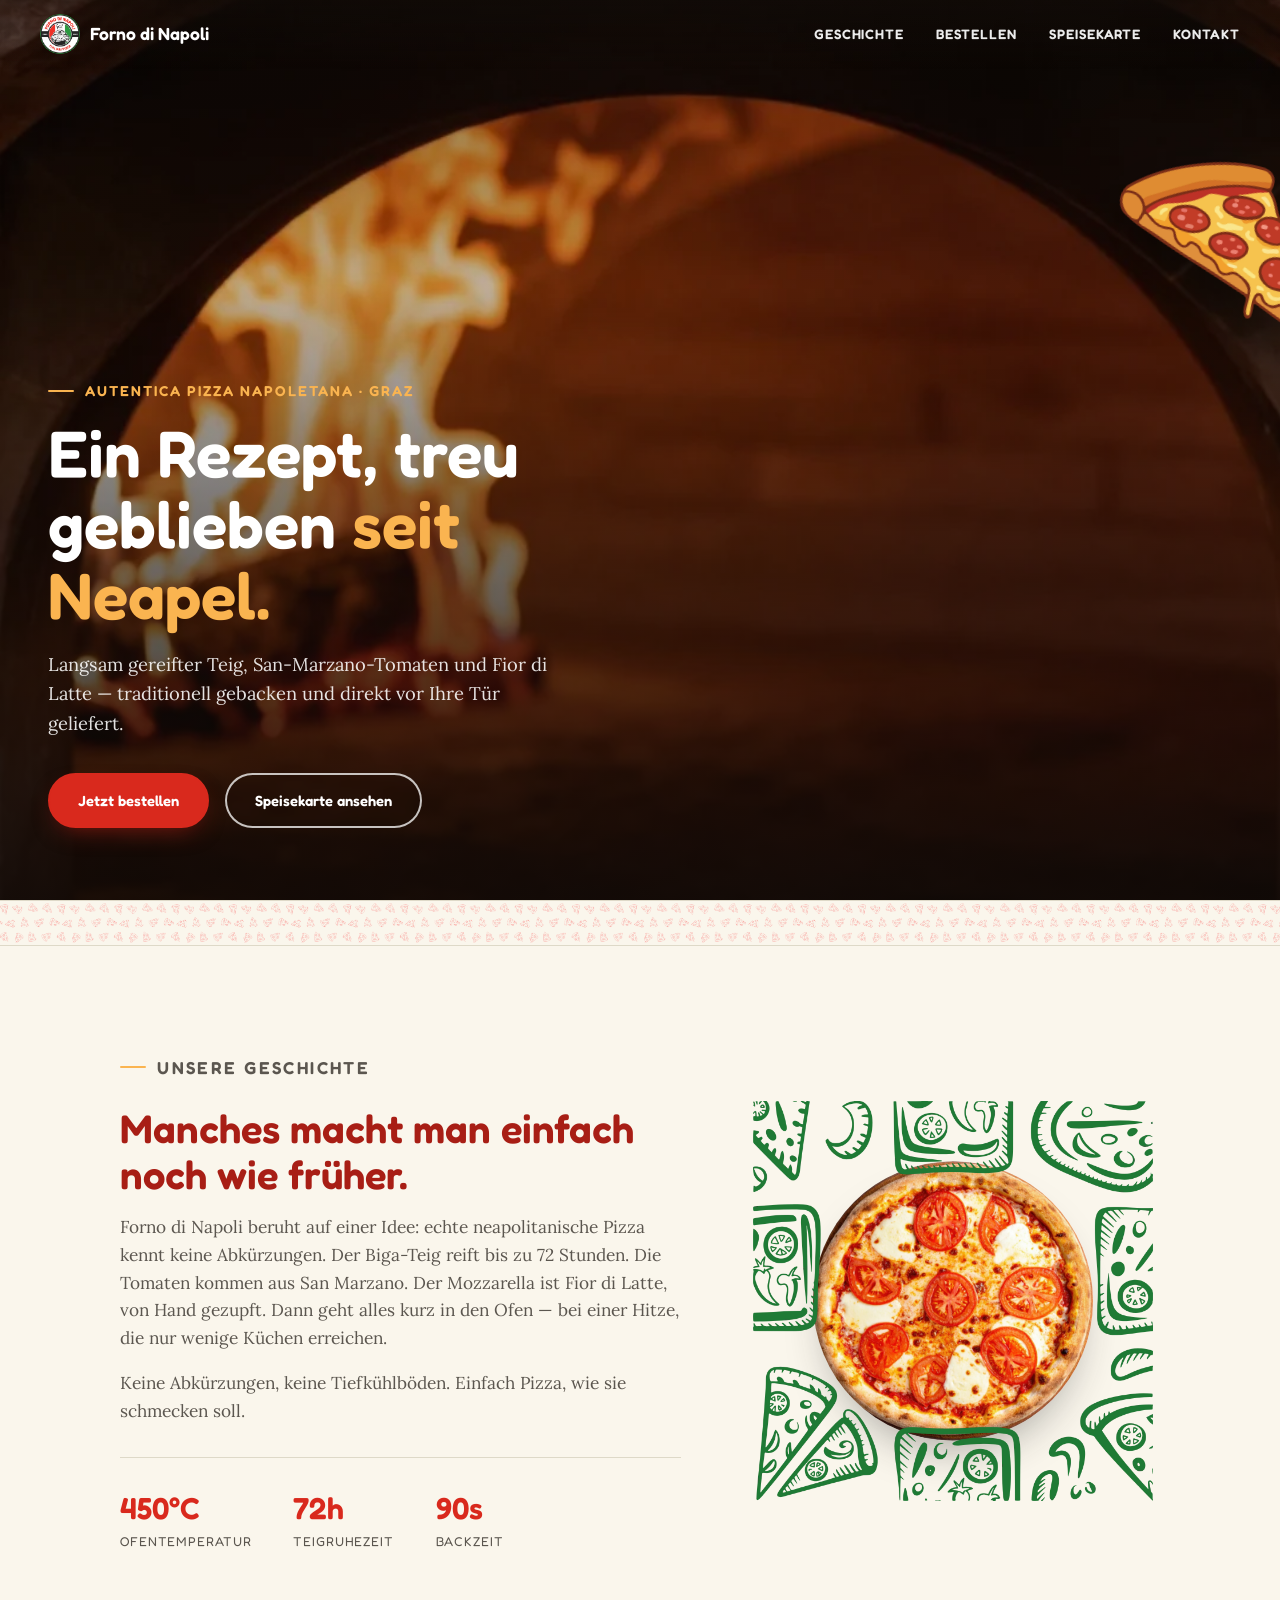
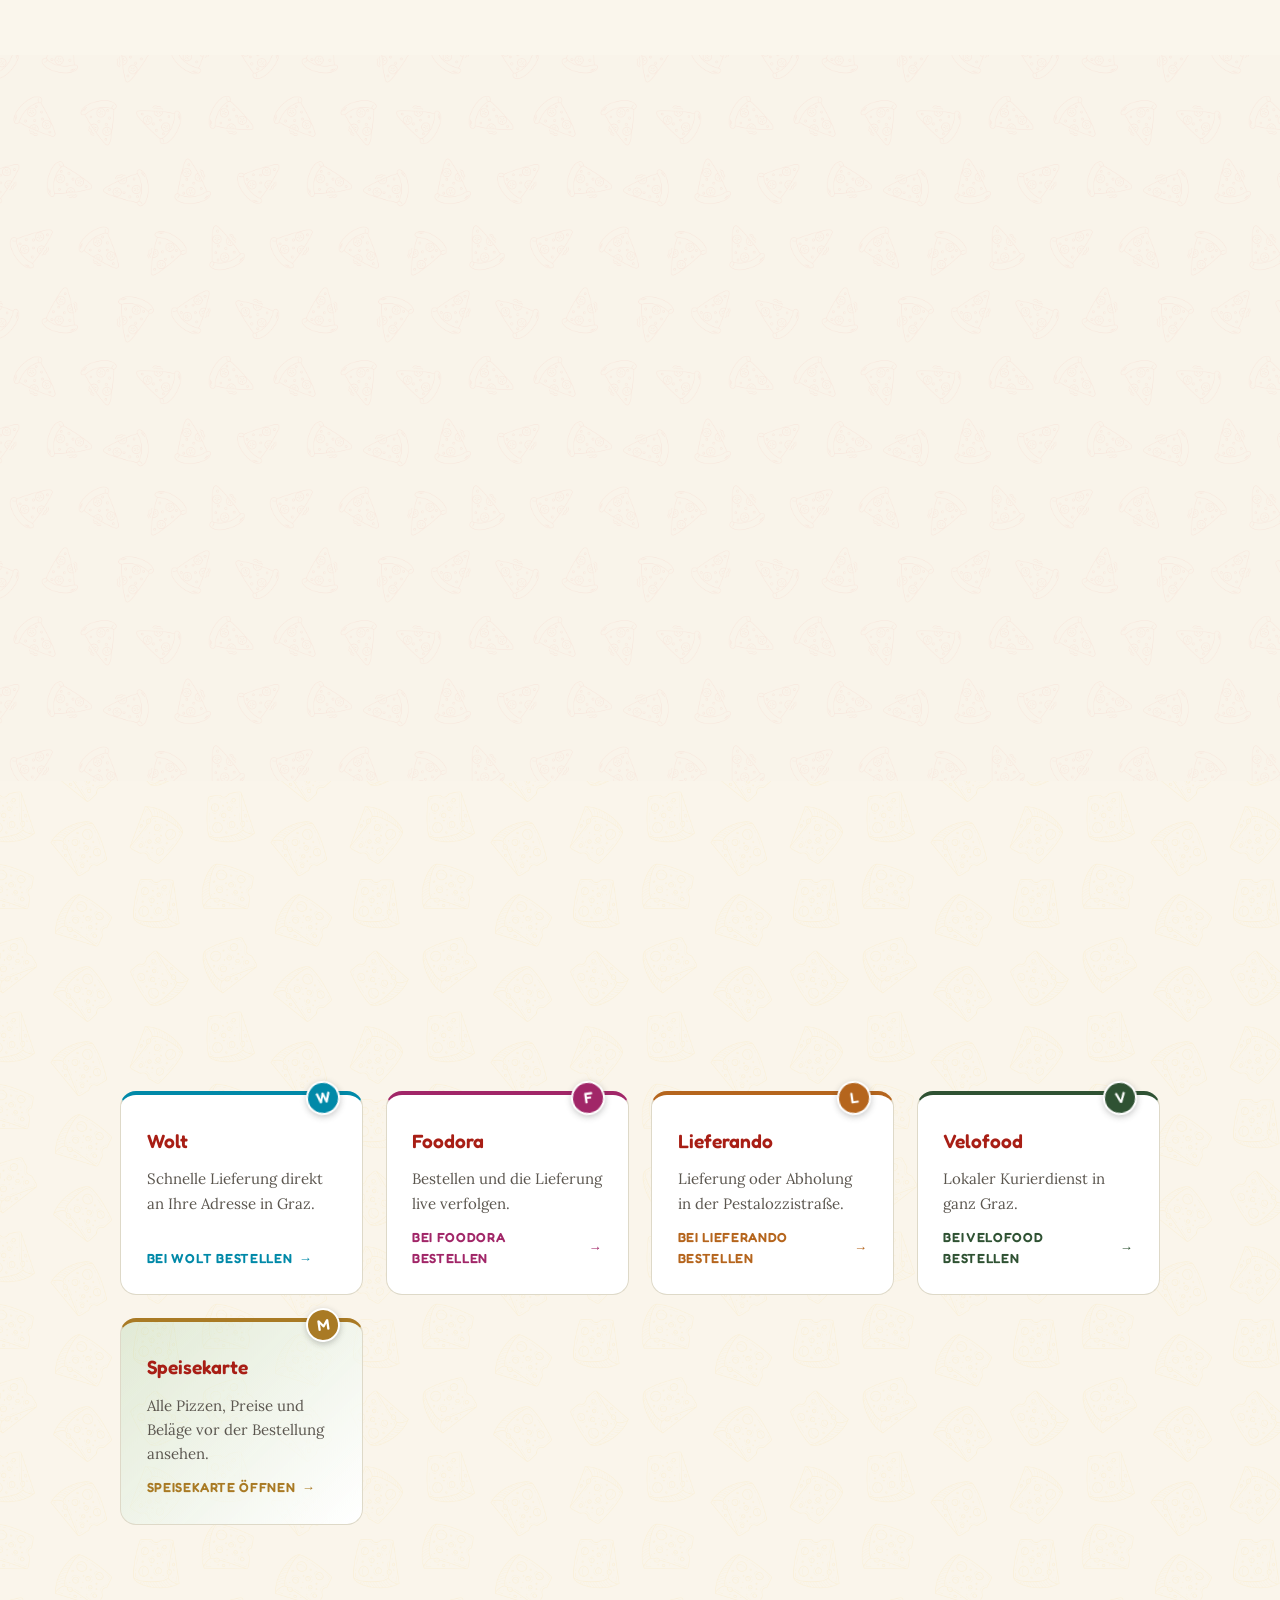
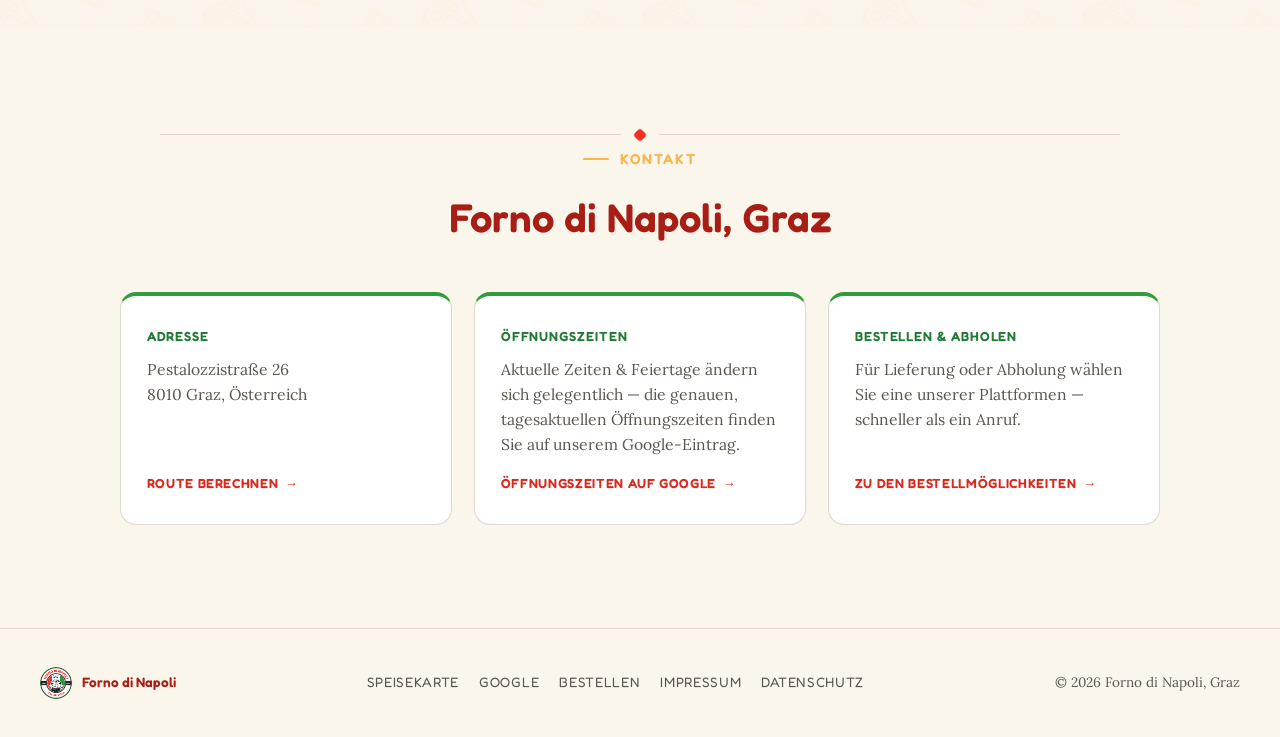
<file: index.html>
<!DOCTYPE html>
<html lang="de">
<head>
<meta charset="UTF-8">
<meta name="viewport" content="width=device-width, initial-scale=1.0">
<title>Forno di Napoli — Neapolitanische Pizza in Graz</title>
<meta name="description" content="Authentische neapolitanische Pizza in Graz. Jetzt liefern lassen über Wolt, Foodora, Lieferando oder Velofood, oder die Speisekarte ansehen.">
<link rel="icon" href="logo.png">
<link rel="preconnect" href="https://fonts.googleapis.com">
<link rel="preconnect" href="https://fonts.gstatic.com" crossorigin>
<link href="https://fonts.googleapis.com/css2?family=Fredoka:wght@400;500;600;700&family=Lora:ital,wght@0,400;0,500;0,600;1,500;1,600&display=swap" rel="stylesheet">
<link rel="stylesheet" href="styles.css">
</head>
<body>

<header class="nav" id="nav">
  <a class="nav__brand" href="#top">
    <img src="logo.png" alt="Forno di Napoli Logo">
    Forno di Napoli
  </a>
  <nav class="nav__links">
    <a href="#story">Geschichte</a>
    <a href="#order">Bestellen</a>
    <a href="https://qr.secret-it.eu/forno-di-napoli/NAZ" target="_blank" rel="noopener">Speisekarte</a>
    <a href="#kontakt">Kontakt</a>
  </nav>
</header>

<section class="hero" id="top">
  <div class="hero__media" aria-hidden="true">
    <img src="content/heroBG.webp" alt="">
    <div class="hero__scrim"></div>
  </div>

  <img class="hero__mascot" src="content/5.webp" alt="" aria-hidden="true">

  <div class="hero__content">
    <p class="eyebrow">Autentica Pizza Napoletana &middot; Graz</p>
    <h1 class="hero__title">Ein Rezept, treu geblieben <em>seit Neapel.</em></h1>
    <p class="hero__sub">Langsam gereifter Teig, San-Marzano-Tomaten und Fior di Latte — traditionell gebacken und direkt vor Ihre Tür geliefert.</p>
    <div class="hero__cta">
      <a href="#order" class="btn btn--primary">Jetzt bestellen</a>
      <a href="https://qr.secret-it.eu/forno-di-napoli/NAZ" target="_blank" rel="noopener" class="btn btn--ghost">Speisekarte ansehen</a>
    </div>
  </div>
</section>

<div class="ribbon" aria-hidden="true"></div>

<section class="section story" id="story">
  <div class="wrap story__grid">
    <div class="reveal">
      <p class="eyebrow">Unsere Geschichte</p>
      <h2 class="section__title" style="text-align:left">Manches macht man einfach noch wie früher.</h2>
      <p>Forno di Napoli beruht auf einer Idee: echte neapolitanische Pizza kennt keine Abkürzungen. Der Biga-Teig reift bis zu 72 Stunden. Die Tomaten kommen aus San Marzano. Der Mozzarella ist Fior di Latte, von Hand gezupft. Dann geht alles kurz in den Ofen — bei einer Hitze, die nur wenige Küchen erreichen.</p>
      <p>Keine Abkürzungen, keine Tiefkühlböden. Einfach Pizza, wie sie schmecken soll.</p>
      <div class="story__stats">
        <div>
          <div class="stat__num">450°C</div>
          <div class="stat__label">Ofentemperatur</div>
        </div>
        <div>
          <div class="stat__num">72h</div>
          <div class="stat__label">Teigruhezeit</div>
        </div>
        <div>
          <div class="stat__num">90s</div>
          <div class="stat__label">Backzeit</div>
        </div>
      </div>
    </div>
    <div class="reveal story__art">
      <img class="story__dish" src="content/2.webp" alt="Frisch gebackene Pizza Margherita von Forno di Napoli">
      <img class="story__deco" src="content/3.webp" alt="" aria-hidden="true">
    </div>
  </div>
</section>

<section class="section testimonials" id="kundenstimmen">
  <div class="wrap">
    <div class="divider reveal"><span class="divider__mark"></span></div>
    <div class="section__head reveal">
      <p class="eyebrow">Kundenstimmen</p>
      <h2 class="section__title">Was unsere Gäste sagen.</h2>
    </div>
    <div class="quote-card reveal">
      <span class="quote-mark" aria-hidden="true">&ldquo;</span>
      <div class="quote-stars" aria-hidden="true">★★★★★</div>
      <p class="quote-text">Die besten Pizze in Graz, das neapolitanische Original, hergestellt aus hochwertigsten Zutaten.</p>
      <p class="quote-attr">— Sonja</p>
      <a class="quote-more" href="https://share.google/KbmO80q0N0nKhMr3L" target="_blank" rel="noopener">Weitere Bewertungen auf Google ansehen →</a>
    </div>
  </div>
</section>

<section class="section order" id="order">
  <div class="wrap">
    <div class="divider reveal"><span class="divider__mark"></span></div>
    <div class="section__head reveal">
      <p class="eyebrow">Online bestellen</p>
      <h2 class="section__title">Plattform wählen. Wir heizen den Ofen ein.</h2>
    </div>
    <div class="order-grid reveal">
      <a class="order-card" style="--accent:#0089a8" href="https://wolt.com/de-at/aut/graz/restaurant/forno-di-napoli-1?utm_source=googlemapreserved&amp;utm_campaign=forno-di-napoli-1&amp;utm_content=69f091a7969e71e21f619008&amp;category=restaurant" target="_blank" rel="noopener">
        <span class="order-card__seal" style="--accent:#0089a8">W</span>
        <span class="order-card__name">Wolt</span>
        <span class="order-card__desc">Schnelle Lieferung direkt an Ihre Adresse in Graz.</span>
        <span class="order-card__link">Bei Wolt bestellen <span class="arrow">→</span></span>
      </a>
      <a class="order-card" style="--accent:#a12668" href="https://www.foodora.at/restaurant/sb0v/forno-di-napoli-neapolitanische-pizza-sb0v?utm_campaign=google_reserve_place_order_action_CH-SEO_" target="_blank" rel="noopener">
        <span class="order-card__seal" style="--accent:#a12668">F</span>
        <span class="order-card__name">Foodora</span>
        <span class="order-card__desc">Bestellen und die Lieferung live verfolgen.</span>
        <span class="order-card__link">Bei Foodora bestellen <span class="arrow">→</span></span>
      </a>
      <a class="order-card" style="--accent:#b5651d" href="https://www.lieferando.at/speisekarte/forno-di-napoli-pestalozzistrasse?serviceType=collection&amp;utm_source=google&amp;utm_medium=organic&amp;utm_campaign=foodorder" target="_blank" rel="noopener">
        <span class="order-card__seal" style="--accent:#b5651d">L</span>
        <span class="order-card__name">Lieferando</span>
        <span class="order-card__desc">Lieferung oder Abholung in der Pestalozzistraße.</span>
        <span class="order-card__link">Bei Lieferando bestellen <span class="arrow">→</span></span>
      </a>
      <a class="order-card" style="--accent:#2f5233" href="https://velofood.at/restaurant/fornodinapoli" target="_blank" rel="noopener">
        <span class="order-card__seal" style="--accent:#2f5233">V</span>
        <span class="order-card__name">Velofood</span>
        <span class="order-card__desc">Lokaler Kurierdienst in ganz Graz.</span>
        <span class="order-card__link">Bei Velofood bestellen <span class="arrow">→</span></span>
      </a>
      <a class="order-card order-card--menu" style="--accent:#a97a24" href="https://qr.secret-it.eu/forno-di-napoli/NAZ" target="_blank" rel="noopener">
        <span class="order-card__seal" style="--accent:#a97a24">M</span>
        <span class="order-card__name">Speisekarte</span>
        <span class="order-card__desc">Alle Pizzen, Preise und Beläge vor der Bestellung ansehen.</span>
        <span class="order-card__link">Speisekarte öffnen <span class="arrow">→</span></span>
      </a>
    </div>
  </div>
</section>

<section class="section find" id="kontakt">
  <div class="wrap">
    <div class="divider reveal"><span class="divider__mark"></span></div>
    <div class="section__head reveal">
      <p class="eyebrow">Kontakt</p>
      <h2 class="section__title">Forno di Napoli, Graz</h2>
    </div>
    <div class="contact-grid reveal">
      <div class="contact-card">
        <p class="contact-card__label">Adresse</p>
        <p class="contact-card__value">Pestalozzistraße 26<br>8010 Graz, Österreich</p>
        <a class="order-card__link" href="https://share.google/KbmO80q0N0nKhMr3L" target="_blank" rel="noopener">Route berechnen <span class="arrow">→</span></a>
      </div>
      <div class="contact-card">
        <p class="contact-card__label">Öffnungszeiten</p>
        <p class="contact-card__value">Aktuelle Zeiten &amp; Feiertage ändern sich gelegentlich — die genauen, tagesaktuellen Öffnungszeiten finden Sie auf unserem Google-Eintrag.</p>
        <a class="order-card__link" href="https://share.google/KbmO80q0N0nKhMr3L" target="_blank" rel="noopener">Öffnungszeiten auf Google <span class="arrow">→</span></a>
      </div>
      <div class="contact-card">
        <p class="contact-card__label">Bestellen &amp; Abholen</p>
        <p class="contact-card__value">Für Lieferung oder Abholung wählen Sie eine unserer Plattformen — schneller als ein Anruf.</p>
        <a class="order-card__link" href="#order">Zu den Bestellmöglichkeiten <span class="arrow">→</span></a>
      </div>
    </div>
  </div>
</section>

<footer class="footer">
  <a class="footer__brand" href="#top">
    <img src="logo.png" alt="Forno di Napoli Logo">
    Forno di Napoli
  </a>
  <div class="footer__links">
    <a href="https://qr.secret-it.eu/forno-di-napoli/NAZ" target="_blank" rel="noopener">Speisekarte</a>
    <a href="https://share.google/KbmO80q0N0nKhMr3L" target="_blank" rel="noopener">Google</a>
    <a href="#order">Bestellen</a>
    <a href="impressum.html">Impressum</a>
    <a href="datenschutz.html">Datenschutz</a>
  </div>
  <span>© <span id="year"></span> Forno di Napoli, Graz</span>
</footer>

<script src="script.js"></script>
</body>
</html>
</file>
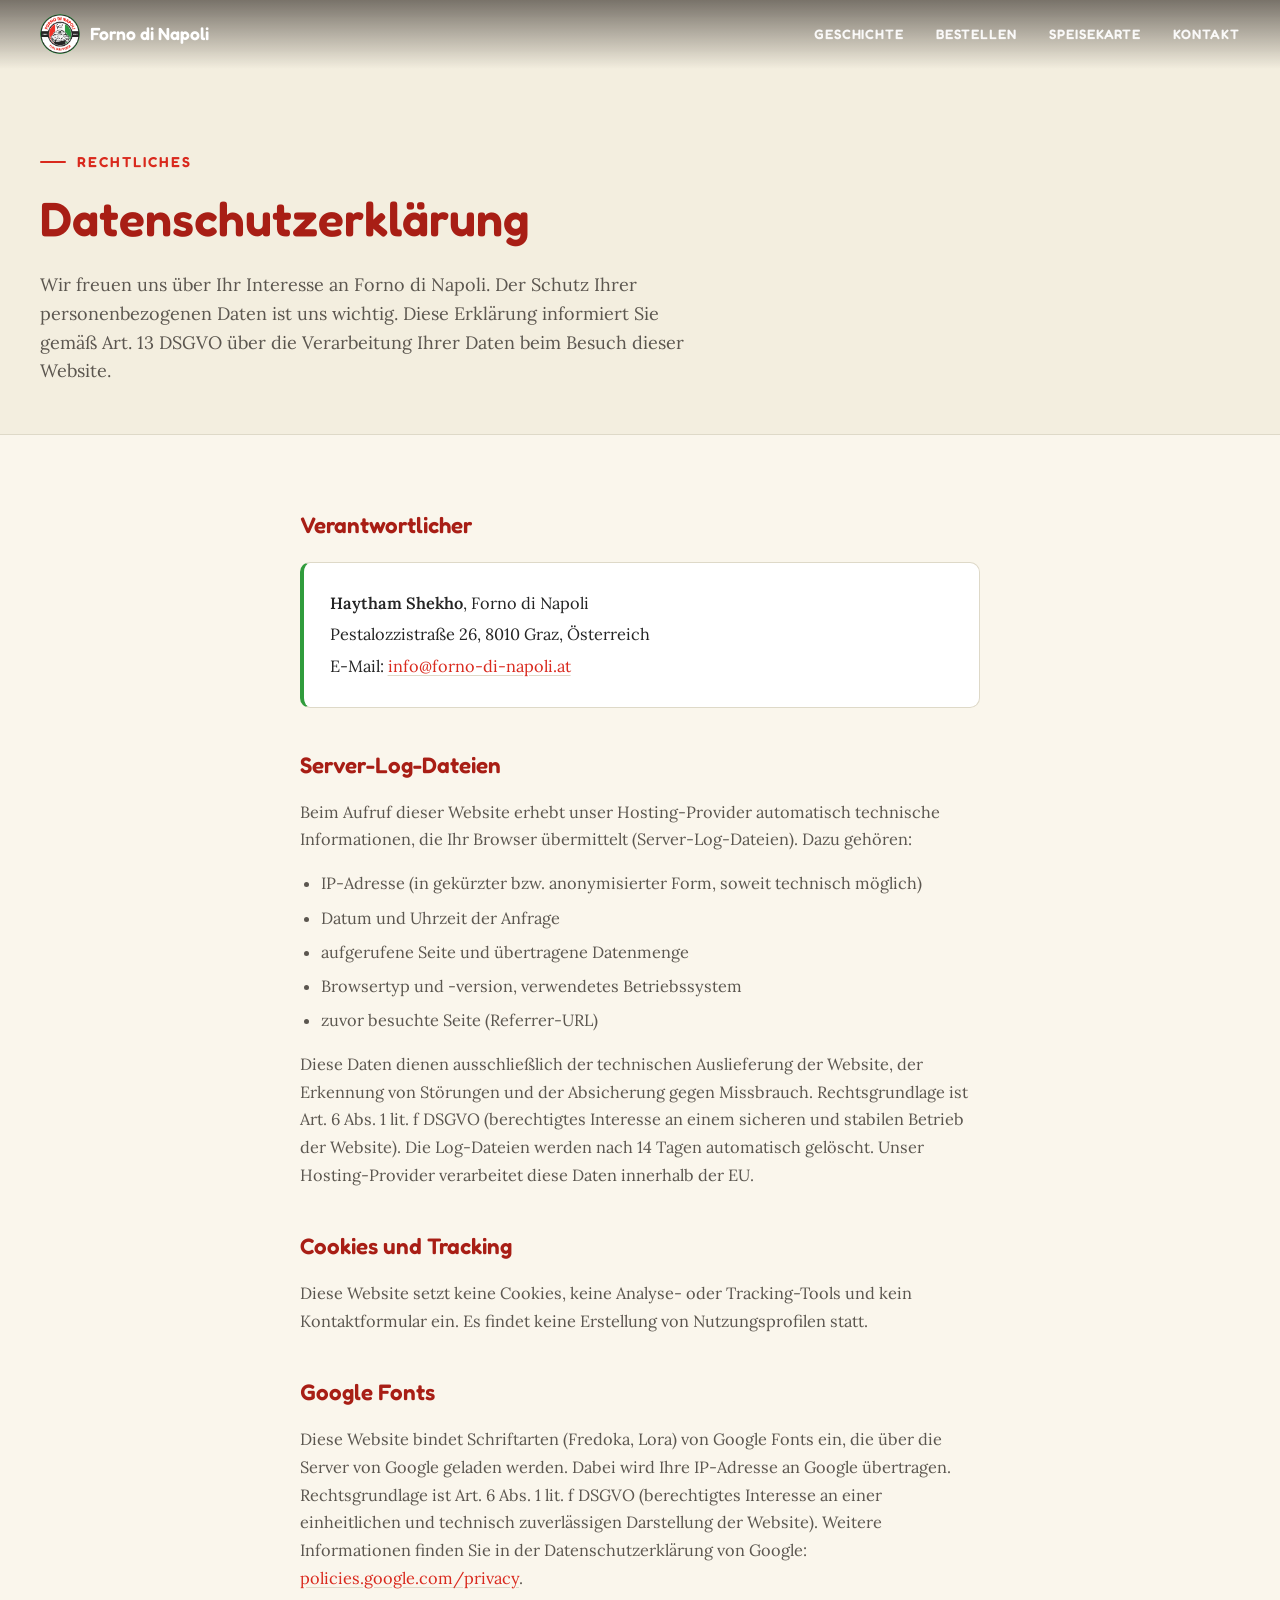
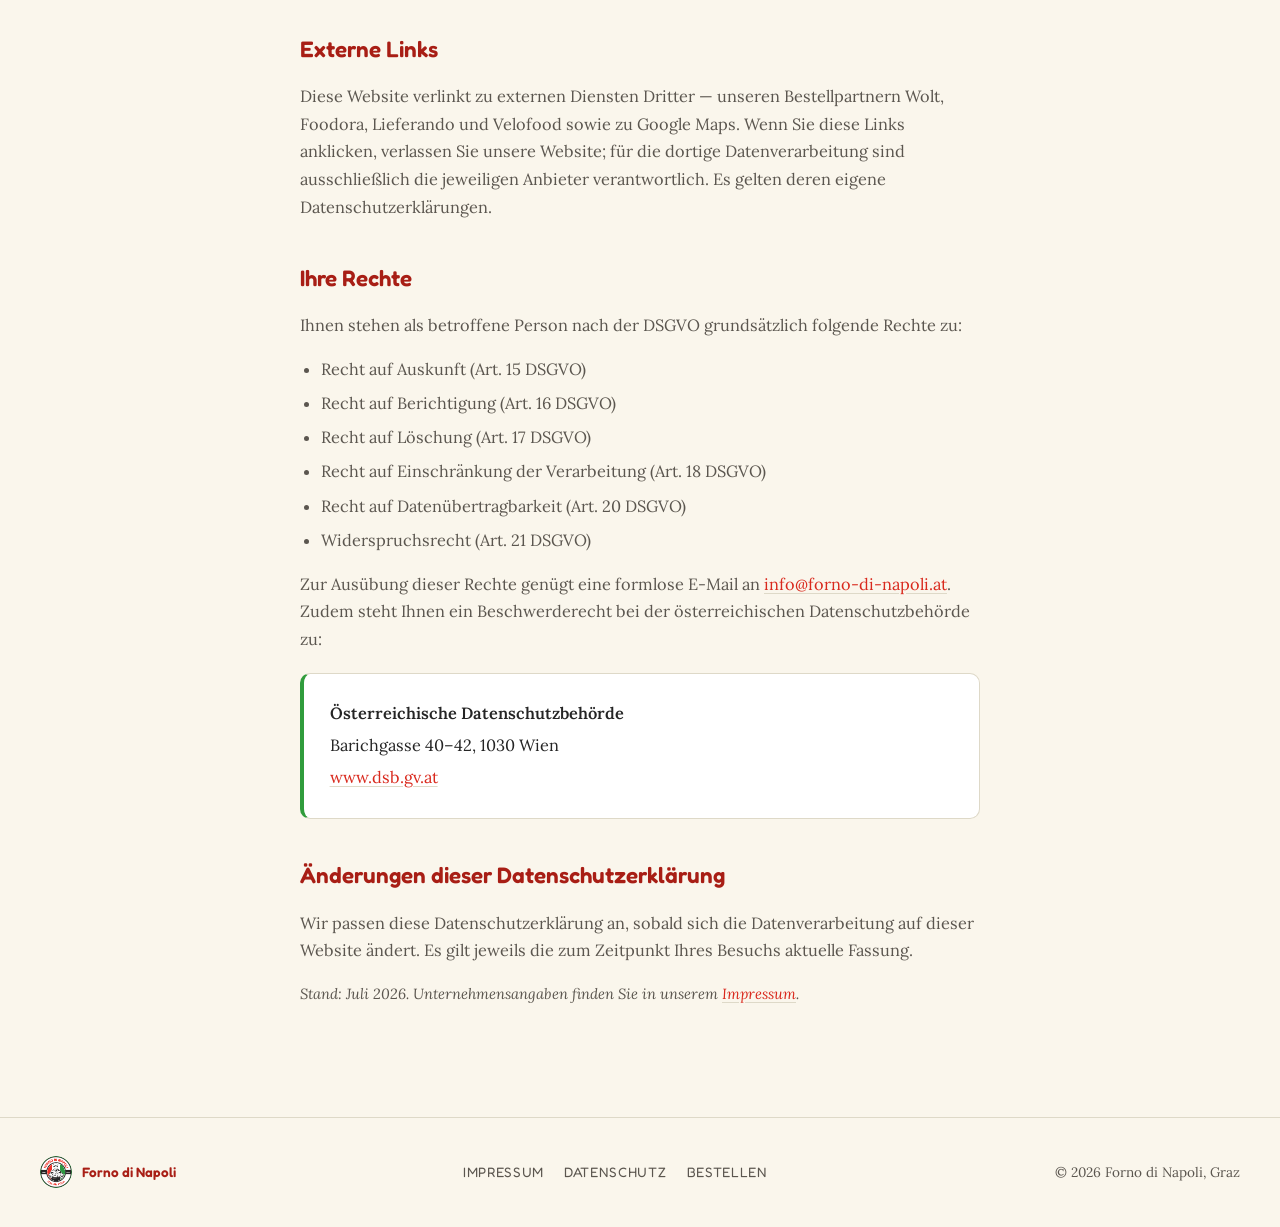
<file: datenschutz.html>
<!DOCTYPE html>
<html lang="de">
<head>
<meta charset="UTF-8">
<meta name="viewport" content="width=device-width, initial-scale=1.0">
<title>Datenschutzerklärung — Forno di Napoli</title>
<meta name="description" content="Datenschutzerklärung gemäß DSGVO für die Website von Forno di Napoli, Graz.">
<meta name="robots" content="noindex">
<link rel="icon" href="logo.png">
<link rel="preconnect" href="https://fonts.googleapis.com">
<link rel="preconnect" href="https://fonts.gstatic.com" crossorigin>
<link href="https://fonts.googleapis.com/css2?family=Fredoka:wght@400;500;600;700&family=Lora:ital,wght@0,400;0,500;0,600;1,500;1,600&display=swap" rel="stylesheet">
<link rel="stylesheet" href="styles.css">
</head>
<body>

<header class="nav" id="nav">
  <a class="nav__brand" href="index.html">
    <img src="logo.png" alt="Forno di Napoli Logo">
    Forno di Napoli
  </a>
  <nav class="nav__links">
    <a href="index.html#story">Geschichte</a>
    <a href="index.html#order">Bestellen</a>
    <a href="https://qr.secret-it.eu/forno-di-napoli/NAZ" target="_blank" rel="noopener">Speisekarte</a>
    <a href="index.html#kontakt">Kontakt</a>
  </nav>
</header>

<section class="legal-hero">
  <p class="eyebrow">Rechtliches</p>
  <h1>Datenschutzerklärung</h1>
  <p>Wir freuen uns über Ihr Interesse an Forno di Napoli. Der Schutz Ihrer personenbezogenen Daten ist uns wichtig. Diese Erklärung informiert Sie gemäß Art. 13 DSGVO über die Verarbeitung Ihrer Daten beim Besuch dieser Website.</p>
</section>

<article class="legal">
  <h2>Verantwortlicher</h2>
  <div class="fact-card">
    <p><strong>Haytham Shekho</strong>, Forno di Napoli</p>
    <p>Pestalozzistraße 26, 8010 Graz, Österreich</p>
    <p>E-Mail: <a href="mailto:info@forno-di-napoli.at">info@forno-di-napoli.at</a></p>
  </div>

  <h2>Server-Log-Dateien</h2>
  <p>Beim Aufruf dieser Website erhebt unser Hosting-Provider automatisch technische Informationen, die Ihr Browser übermittelt (Server-Log-Dateien). Dazu gehören:</p>
  <ul>
    <li>IP-Adresse (in gekürzter bzw. anonymisierter Form, soweit technisch möglich)</li>
    <li>Datum und Uhrzeit der Anfrage</li>
    <li>aufgerufene Seite und übertragene Datenmenge</li>
    <li>Browsertyp und -version, verwendetes Betriebssystem</li>
    <li>zuvor besuchte Seite (Referrer-URL)</li>
  </ul>
  <p>Diese Daten dienen ausschließlich der technischen Auslieferung der Website, der Erkennung von Störungen und der Absicherung gegen Missbrauch. Rechtsgrundlage ist Art. 6 Abs. 1 lit. f DSGVO (berechtigtes Interesse an einem sicheren und stabilen Betrieb der Website). Die Log-Dateien werden nach 14 Tagen automatisch gelöscht. Unser Hosting-Provider verarbeitet diese Daten innerhalb der EU.</p>

  <h2>Cookies und Tracking</h2>
  <p>Diese Website setzt keine Cookies, keine Analyse- oder Tracking-Tools und kein Kontaktformular ein. Es findet keine Erstellung von Nutzungsprofilen statt.</p>

  <h2>Google Fonts</h2>
  <p>Diese Website bindet Schriftarten (Fredoka, Lora) von Google Fonts ein, die über die Server von Google geladen werden. Dabei wird Ihre IP-Adresse an Google übertragen. Rechtsgrundlage ist Art. 6 Abs. 1 lit. f DSGVO (berechtigtes Interesse an einer einheitlichen und technisch zuverlässigen Darstellung der Website). Weitere Informationen finden Sie in der Datenschutzerklärung von Google: <a href="https://policies.google.com/privacy" target="_blank" rel="noopener">policies.google.com/privacy</a>.</p>

  <h2>Externe Links</h2>
  <p>Diese Website verlinkt zu externen Diensten Dritter — unseren Bestellpartnern Wolt, Foodora, Lieferando und Velofood sowie zu Google Maps. Wenn Sie diese Links anklicken, verlassen Sie unsere Website; für die dortige Datenverarbeitung sind ausschließlich die jeweiligen Anbieter verantwortlich. Es gelten deren eigene Datenschutzerklärungen.</p>

  <h2>Ihre Rechte</h2>
  <p>Ihnen stehen als betroffene Person nach der DSGVO grundsätzlich folgende Rechte zu:</p>
  <ul>
    <li>Recht auf Auskunft (Art. 15 DSGVO)</li>
    <li>Recht auf Berichtigung (Art. 16 DSGVO)</li>
    <li>Recht auf Löschung (Art. 17 DSGVO)</li>
    <li>Recht auf Einschränkung der Verarbeitung (Art. 18 DSGVO)</li>
    <li>Recht auf Datenübertragbarkeit (Art. 20 DSGVO)</li>
    <li>Widerspruchsrecht (Art. 21 DSGVO)</li>
  </ul>
  <p>Zur Ausübung dieser Rechte genügt eine formlose E-Mail an <a href="mailto:info@forno-di-napoli.at">info@forno-di-napoli.at</a>. Zudem steht Ihnen ein Beschwerderecht bei der österreichischen Datenschutzbehörde zu:</p>
  <div class="fact-card">
    <p><strong>Österreichische Datenschutzbehörde</strong></p>
    <p>Barichgasse 40–42, 1030 Wien</p>
    <p><a href="https://www.dsb.gv.at" target="_blank" rel="noopener">www.dsb.gv.at</a></p>
  </div>

  <h2>Änderungen dieser Datenschutzerklärung</h2>
  <p>Wir passen diese Datenschutzerklärung an, sobald sich die Datenverarbeitung auf dieser Website ändert. Es gilt jeweils die zum Zeitpunkt Ihres Besuchs aktuelle Fassung.</p>
  <p class="note">Stand: Juli 2026. Unternehmensangaben finden Sie in unserem <a href="impressum.html">Impressum</a>.</p>
</article>

<footer class="footer">
  <a class="footer__brand" href="index.html">
    <img src="logo.png" alt="Forno di Napoli Logo">
    Forno di Napoli
  </a>
  <div class="footer__links">
    <a href="impressum.html">Impressum</a>
    <a href="datenschutz.html">Datenschutz</a>
    <a href="index.html#order">Bestellen</a>
  </div>
  <span>© <span id="year"></span> Forno di Napoli, Graz</span>
</footer>

<script src="script.js"></script>
</body>
</html>
</file>
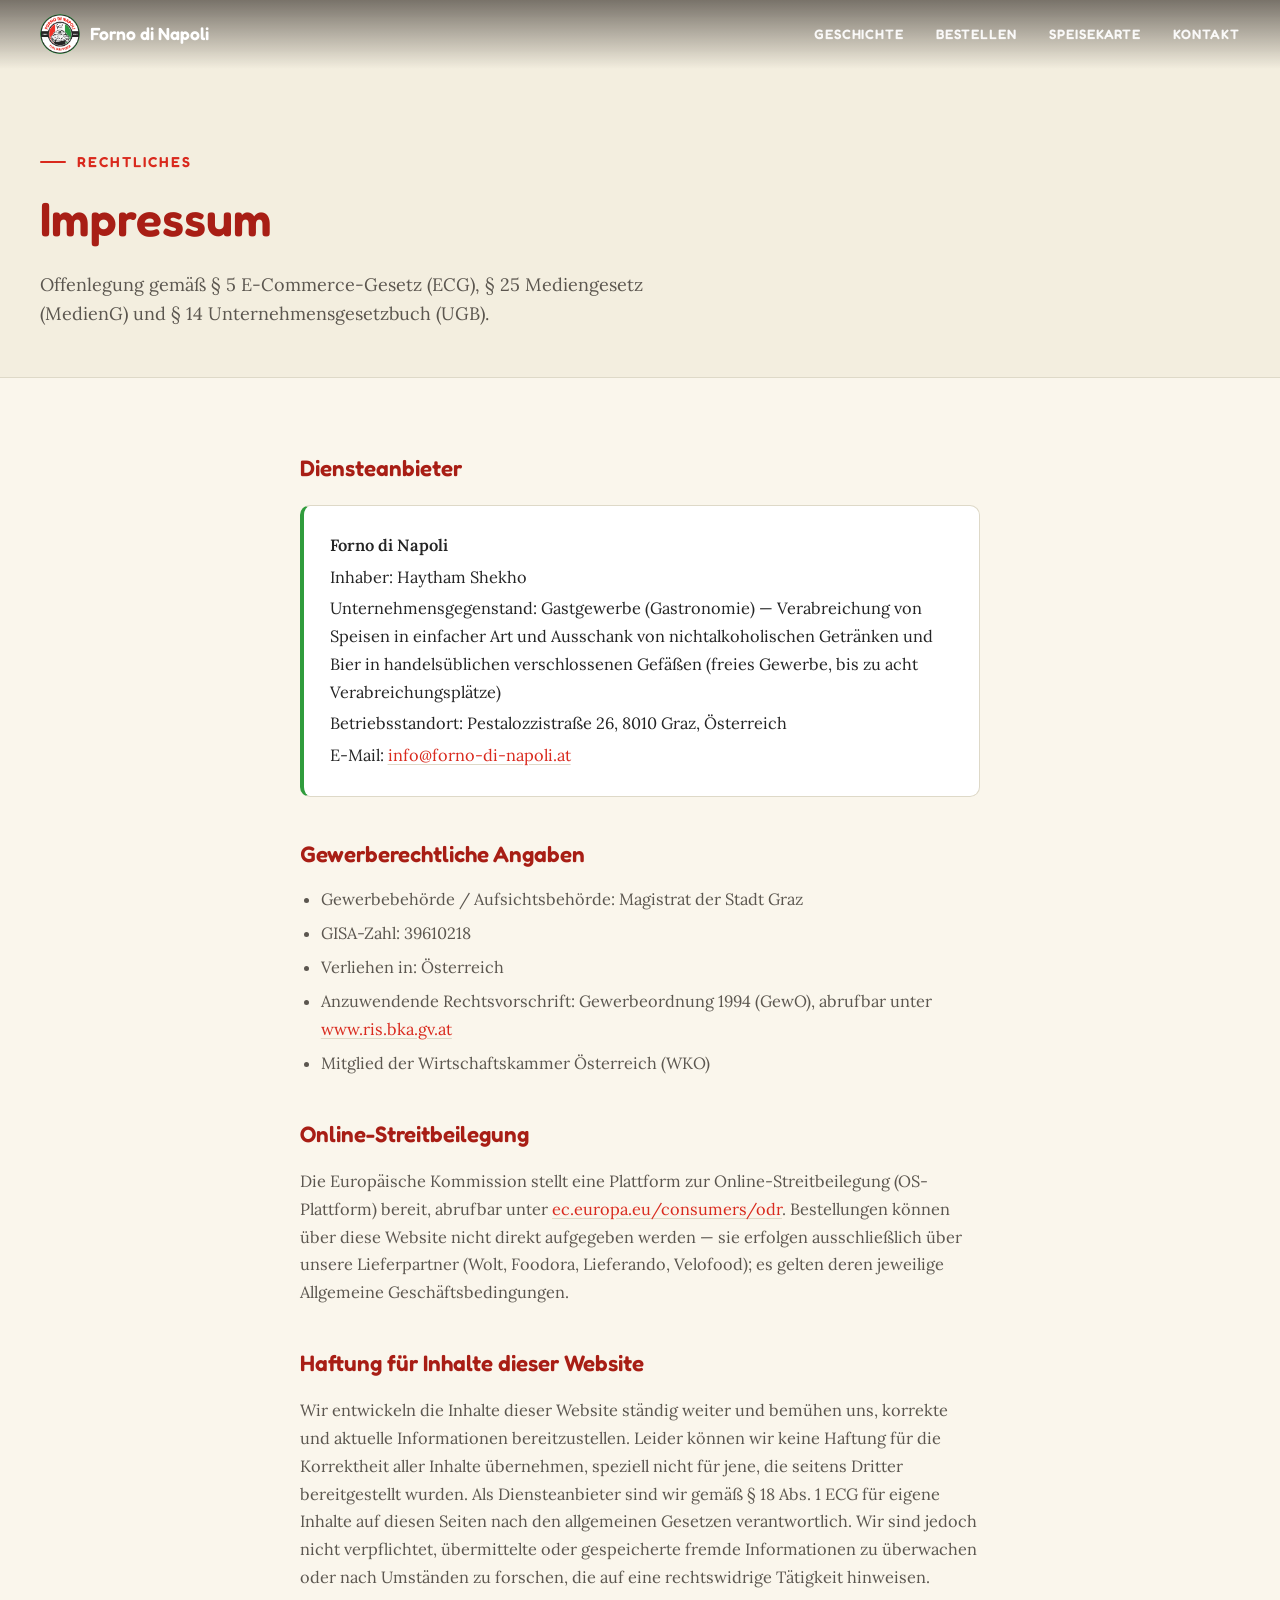
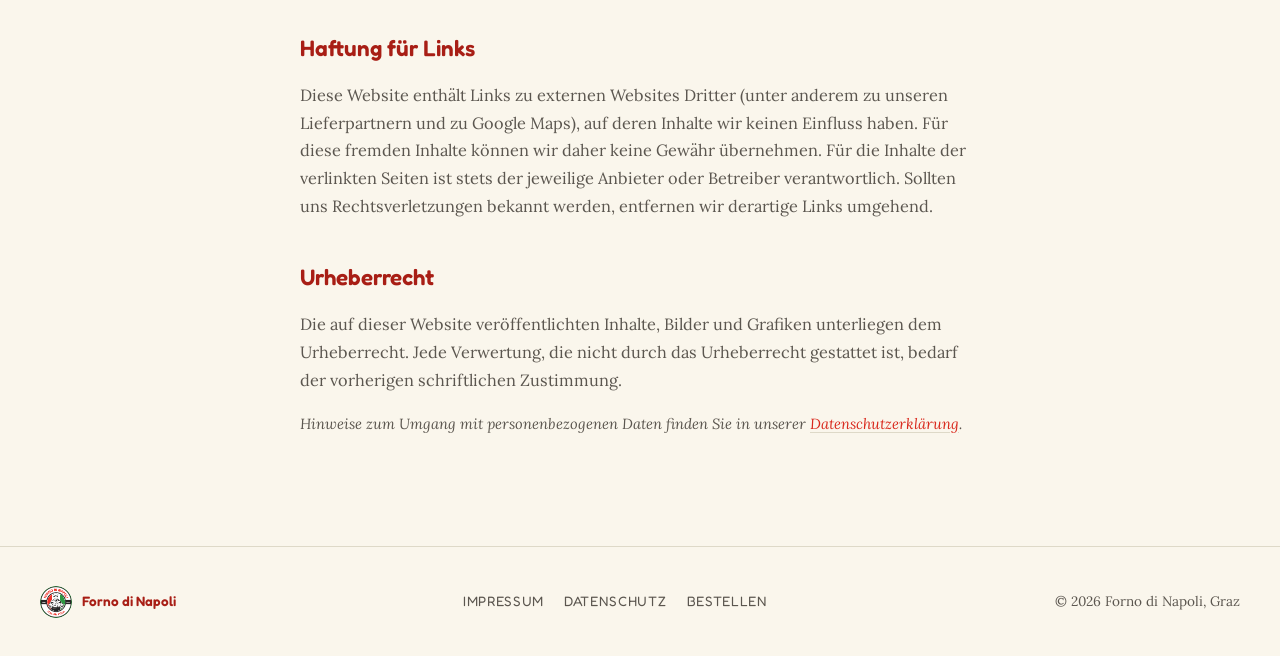
<file: impressum.html>
<!DOCTYPE html>
<html lang="de">
<head>
<meta charset="UTF-8">
<meta name="viewport" content="width=device-width, initial-scale=1.0">
<title>Impressum — Forno di Napoli</title>
<meta name="description" content="Impressum und Offenlegung gemäß §5 ECG, §25 Mediengesetz und §14 UGB für Forno di Napoli, Graz.">
<meta name="robots" content="noindex">
<link rel="icon" href="logo.png">
<link rel="preconnect" href="https://fonts.googleapis.com">
<link rel="preconnect" href="https://fonts.gstatic.com" crossorigin>
<link href="https://fonts.googleapis.com/css2?family=Fredoka:wght@400;500;600;700&family=Lora:ital,wght@0,400;0,500;0,600;1,500;1,600&display=swap" rel="stylesheet">
<link rel="stylesheet" href="styles.css">
</head>
<body>

<header class="nav" id="nav">
  <a class="nav__brand" href="index.html">
    <img src="logo.png" alt="Forno di Napoli Logo">
    Forno di Napoli
  </a>
  <nav class="nav__links">
    <a href="index.html#story">Geschichte</a>
    <a href="index.html#order">Bestellen</a>
    <a href="https://qr.secret-it.eu/forno-di-napoli/NAZ" target="_blank" rel="noopener">Speisekarte</a>
    <a href="index.html#kontakt">Kontakt</a>
  </nav>
</header>

<section class="legal-hero">
  <p class="eyebrow">Rechtliches</p>
  <h1>Impressum</h1>
  <p>Offenlegung gemäß § 5 E-Commerce-Gesetz (ECG), § 25 Mediengesetz (MedienG) und § 14 Unternehmensgesetzbuch (UGB).</p>
</section>

<article class="legal">
  <h2>Diensteanbieter</h2>
  <div class="fact-card">
    <p><strong>Forno di Napoli</strong></p>
    <p>Inhaber: Haytham Shekho</p>
    <p>Unternehmensgegenstand: Gastgewerbe (Gastronomie) — Verabreichung von Speisen in einfacher Art und Ausschank von nichtalkoholischen Getränken und Bier in handelsüblichen verschlossenen Gefäßen (freies Gewerbe, bis zu acht Verabreichungsplätze)</p>
    <p>Betriebsstandort: Pestalozzistraße 26, 8010 Graz, Österreich</p>
    <p>E-Mail: <a href="mailto:info@forno-di-napoli.at">info@forno-di-napoli.at</a></p>
  </div>

  <h2>Gewerberechtliche Angaben</h2>
  <ul>
    <li>Gewerbebehörde / Aufsichtsbehörde: Magistrat der Stadt Graz</li>
    <li>GISA-Zahl: 39610218</li>
    <li>Verliehen in: Österreich</li>
    <li>Anzuwendende Rechtsvorschrift: Gewerbeordnung 1994 (GewO), abrufbar unter <a href="https://www.ris.bka.gv.at" target="_blank" rel="noopener">www.ris.bka.gv.at</a></li>
    <li>Mitglied der Wirtschaftskammer Österreich (WKO)</li>
  </ul>

  <h2>Online-Streitbeilegung</h2>
  <p>Die Europäische Kommission stellt eine Plattform zur Online-Streitbeilegung (OS-Plattform) bereit, abrufbar unter <a href="https://ec.europa.eu/consumers/odr" target="_blank" rel="noopener">ec.europa.eu/consumers/odr</a>. Bestellungen können über diese Website nicht direkt aufgegeben werden — sie erfolgen ausschließlich über unsere Lieferpartner (Wolt, Foodora, Lieferando, Velofood); es gelten deren jeweilige Allgemeine Geschäftsbedingungen.</p>

  <h2>Haftung für Inhalte dieser Website</h2>
  <p>Wir entwickeln die Inhalte dieser Website ständig weiter und bemühen uns, korrekte und aktuelle Informationen bereitzustellen. Leider können wir keine Haftung für die Korrektheit aller Inhalte übernehmen, speziell nicht für jene, die seitens Dritter bereitgestellt wurden. Als Diensteanbieter sind wir gemäß § 18 Abs. 1 ECG für eigene Inhalte auf diesen Seiten nach den allgemeinen Gesetzen verantwortlich. Wir sind jedoch nicht verpflichtet, übermittelte oder gespeicherte fremde Informationen zu überwachen oder nach Umständen zu forschen, die auf eine rechtswidrige Tätigkeit hinweisen.</p>

  <h2>Haftung für Links</h2>
  <p>Diese Website enthält Links zu externen Websites Dritter (unter anderem zu unseren Lieferpartnern und zu Google Maps), auf deren Inhalte wir keinen Einfluss haben. Für diese fremden Inhalte können wir daher keine Gewähr übernehmen. Für die Inhalte der verlinkten Seiten ist stets der jeweilige Anbieter oder Betreiber verantwortlich. Sollten uns Rechtsverletzungen bekannt werden, entfernen wir derartige Links umgehend.</p>

  <h2>Urheberrecht</h2>
  <p>Die auf dieser Website veröffentlichten Inhalte, Bilder und Grafiken unterliegen dem Urheberrecht. Jede Verwertung, die nicht durch das Urheberrecht gestattet ist, bedarf der vorherigen schriftlichen Zustimmung.</p>

  <p class="note">Hinweise zum Umgang mit personenbezogenen Daten finden Sie in unserer <a href="datenschutz.html">Datenschutzerklärung</a>.</p>
</article>

<footer class="footer">
  <a class="footer__brand" href="index.html">
    <img src="logo.png" alt="Forno di Napoli Logo">
    Forno di Napoli
  </a>
  <div class="footer__links">
    <a href="impressum.html">Impressum</a>
    <a href="datenschutz.html">Datenschutz</a>
    <a href="index.html#order">Bestellen</a>
  </div>
  <span>© <span id="year"></span> Forno di Napoli, Graz</span>
</footer>

<script src="script.js"></script>
</body>
</html>
</file>
<file: styles.css>
/* ===== Tokens — logo reds/greens + flame amber sampled from content/heroBG.png ===== */
:root {
  --paper: #faf6ec;
  --paper-deep: #f3eedf;
  --paper-line: #ded9c8;
  --ink: #242424;
  --ink-soft: #5b564f;
  --red: #d9291d;
  --red-deep: #a81e15;
  --red-bright: #f03024;
  --green: #1f7a34;
  --green-bright: #309c3c;
  --flame: #e0862e;
  --flame-bright: #fab450;
  --cream: #ffffff;

  --font-display: "Fredoka", "Segoe UI", sans-serif;
  --font-body: "Lora", Georgia, serif;
  --font-label: "Fredoka", "Segoe UI", sans-serif;

  --container: 1120px;
}

@media (prefers-reduced-motion: reduce) {
  *, *::before, *::after {
    animation-duration: 0.001ms !important;
    animation-iteration-count: 1 !important;
    transition-duration: 0.001ms !important;
    scroll-behavior: auto !important;
  }
}

* { box-sizing: border-box; }
html { scroll-behavior: smooth; }

body {
  margin: 0;
  background: var(--paper);
  color: var(--ink);
  font-family: var(--font-body);
  font-size: 18px;
  line-height: 1.6;
  -webkit-font-smoothing: antialiased;
  overflow-x: hidden;
}

img { max-width: 100%; display: block; }
a { color: inherit; text-decoration: none; }

.wrap {
  max-width: var(--container);
  margin: 0 auto;
  padding: 0 clamp(1.25rem, 4vw, 2.5rem);
}

:focus-visible {
  outline: 2px solid var(--red);
  outline-offset: 3px;
}

/* ===== Pizza-pattern ribbon divider ===== */
.ribbon {
  height: 46px;
  background-image: url("content/1.webp");
  background-size: auto 130%;
  background-repeat: repeat-x;
  background-position: center;
  background-color: var(--paper);
  border-top: 1px solid var(--paper-line);
  border-bottom: 1px solid var(--paper-line);
}

/* ===== Nav ===== */
.nav {
  position: fixed;
  top: 0;
  left: 0;
  right: 0;
  z-index: 50;
  display: flex;
  align-items: center;
  justify-content: space-between;
  padding: 0.9rem clamp(1.25rem, 4vw, 2.5rem);
  background: linear-gradient(to bottom, rgba(20, 13, 9, 0.55), transparent);
  transition: background 0.3s ease, box-shadow 0.3s ease;
}

.nav.is-scrolled {
  background: rgba(250, 246, 236, 0.92);
  backdrop-filter: blur(6px);
  box-shadow: 0 2px 14px rgba(36, 36, 36, 0.08);
}

.nav__brand {
  display: flex;
  align-items: center;
  gap: 0.6rem;
  font-family: var(--font-display);
  font-weight: 600;
  font-size: 1.1rem;
  color: var(--cream);
  transition: color 0.3s ease;
}
.nav.is-scrolled .nav__brand { color: var(--red-deep); }

.nav__brand img {
  width: 40px;
  height: 40px;
  border-radius: 50%;
}

.nav__links {
  display: flex;
  gap: clamp(1.1rem, 2.5vw, 2.1rem);
  font-family: var(--font-label);
  font-size: 0.85rem;
  text-transform: uppercase;
  letter-spacing: 0.07em;
  font-weight: 600;
  color: rgba(255, 255, 255, 0.92);
  transition: color 0.3s ease;
}
.nav.is-scrolled .nav__links { color: var(--ink-soft); }

.nav__links a { position: relative; transition: color 0.2s ease; }
.nav__links a:hover { color: var(--flame-bright); }
.nav.is-scrolled .nav__links a:hover { color: var(--red); }

@media (max-width: 640px) {
  .nav__links { display: none; }
}

/* ===== Buttons ===== */
.btn {
  display: inline-flex;
  align-items: center;
  gap: 0.5rem;
  padding: 0.85rem 1.75rem;
  border-radius: 999px;
  font-family: var(--font-label);
  font-weight: 600;
  font-size: 0.92rem;
  border: 2px solid transparent;
  cursor: pointer;
  transition: transform 0.2s ease, box-shadow 0.2s ease, background 0.2s ease, color 0.2s ease, border-color 0.2s ease;
}

.btn--primary {
  background: var(--red);
  color: var(--cream);
  border-color: var(--red);
  box-shadow: 0 10px 24px -10px rgba(168, 30, 21, 0.7);
}
.btn--primary:hover {
  background: var(--red-bright);
  border-color: var(--red-bright);
  transform: translateY(-2px);
  box-shadow: 0 14px 28px -10px rgba(168, 30, 21, 0.75);
}

.btn--ghost {
  background: rgba(20, 13, 9, 0.2);
  border-color: rgba(255, 255, 255, 0.75);
  color: var(--cream);
  backdrop-filter: blur(2px);
}
.btn--ghost:hover {
  background: rgba(255, 255, 255, 0.15);
  border-color: var(--cream);
  transform: translateY(-2px);
}

/* ===== Hero ===== */
.hero {
  position: relative;
  min-height: 100svh;
  display: flex;
  align-items: flex-end;
  overflow: hidden;
  padding: 8rem clamp(1.25rem, 4vw, 3rem) 4.5rem;
}

.hero__media {
  position: absolute;
  inset: 0;
  z-index: -2;
}
.hero__media img {
  width: 100%;
  height: 100%;
  object-fit: cover;
  object-position: center 30%;
}
.hero__scrim {
  position: absolute;
  inset: 0;
  background:
    linear-gradient(to top, rgba(15, 9, 6, 0.92) 0%, rgba(15, 9, 6, 0.55) 42%, rgba(15, 9, 6, 0.25) 68%, rgba(15, 9, 6, 0.45) 100%);
}

.hero__mascot {
  position: absolute;
  top: 14%;
  right: -4%;
  width: min(220px, 34vw);
  transform: rotate(14deg);
  filter: drop-shadow(0 18px 30px rgba(0, 0, 0, 0.45));
  opacity: 0;
  animation: mascotIn 1s cubic-bezier(0.2, 0.8, 0.2, 1) 0.5s forwards, mascotFloat 5s ease-in-out 1.5s infinite;
}
@keyframes mascotIn {
  from { opacity: 0; transform: rotate(30deg) scale(0.6) translateY(-30px); }
  to { opacity: 1; transform: rotate(14deg) scale(1) translateY(0); }
}
@keyframes mascotFloat {
  0%, 100% { transform: rotate(14deg) translateY(0); }
  50% { transform: rotate(10deg) translateY(-12px); }
}
@media (max-width: 720px) {
  .hero__mascot { width: 120px; top: 8%; right: -6%; }
}

.hero__content {
  position: relative;
  z-index: 1;
  max-width: 640px;
}

.eyebrow {
  font-family: var(--font-label);
  text-transform: uppercase;
  letter-spacing: 0.14em;
  font-size: 0.9rem;
  font-weight: 600;
  color: var(--flame-bright);
  display: inline-flex;
  align-items: center;
  gap: 0.7rem;
  margin: 0 0 1rem;
}
.eyebrow::before {
  content: "";
  width: 26px;
  height: 2px;
  background: var(--flame-bright);
  border-radius: 2px;
}

.hero__title {
  font-family: var(--font-display);
  font-weight: 600;
  font-size: clamp(2.4rem, 5.4vw, 4.1rem);
  line-height: 1.08;
  margin: 0 0 1.2rem;
  color: var(--cream);
}
.hero__title em {
  font-style: normal;
  color: var(--flame-bright);
}

.hero__sub {
  font-size: 1.15rem;
  color: rgba(255, 255, 255, 0.88);
  max-width: 46ch;
  margin: 0 0 2.2rem;
}

.hero__cta {
  display: flex;
  gap: 1rem;
  flex-wrap: wrap;
}

/* ===== Section shell ===== */
.section {
  position: relative;
  padding: clamp(4rem, 8vw, 6.5rem) 0;
}

.divider {
  display: flex;
  align-items: center;
  justify-content: center;
  gap: 0.9rem;
  margin: 0 auto;
  max-width: var(--container);
  padding: 0 clamp(1.25rem, 4vw, 2.5rem);
}
.divider::before, .divider::after {
  content: "";
  flex: 1;
  height: 1px;
  background: var(--paper-line);
}
.divider__mark {
  width: 10px;
  height: 10px;
  background: var(--red-bright);
  border-radius: 3px;
  transform: rotate(45deg);
  transform-origin: center;
  opacity: 0;
  animation: markIn 0.5s ease-out forwards;
}

.section__head {
  max-width: 620px;
  margin: 0 auto clamp(2.4rem, 5vw, 3.2rem);
  text-align: center;
}

.section__title {
  font-family: var(--font-display);
  font-weight: 600;
  font-size: clamp(1.8rem, 3.4vw, 2.5rem);
  line-height: 1.15;
  color: var(--red-deep);
  margin: 0.5rem 0 0;
}

.reveal {
  opacity: 0;
  transform: translateY(24px);
  transition: opacity 0.75s cubic-bezier(0.2, 0.8, 0.2, 1), transform 0.75s cubic-bezier(0.2, 0.8, 0.2, 1);
}
.reveal.is-visible {
  opacity: 1;
  transform: translateY(0);
}
.reveal.is-visible .divider__mark {
  animation: markIn 0.5s ease-out 0.3s forwards;
}

@keyframes markIn {
  from { opacity: 0; transform: rotate(45deg) scale(0); }
  to { opacity: 1; transform: rotate(45deg) scale(1); }
}

/* ===== Story ===== */
.story__grid {
  display: grid;
  grid-template-columns: 1.15fr 0.85fr;
  gap: clamp(2.2rem, 5vw, 4rem);
  align-items: center;
}
@media (max-width: 860px) {
  .story__grid { grid-template-columns: 1fr; }
}

.story p {
  color: var(--ink-soft);
  font-size: 1.08rem;
  max-width: 54ch;
}

.story__stats {
  display: flex;
  gap: clamp(1.6rem, 4vw, 2.6rem);
  margin-top: 2rem;
  flex-wrap: wrap;
  padding-top: 1.6rem;
  border-top: 1px solid var(--paper-line);
}

.stat__num {
  font-family: var(--font-display);
  font-size: 1.9rem;
  font-weight: 600;
  color: var(--red);
}
.stat__label {
  font-family: var(--font-label);
  text-transform: uppercase;
  font-size: 0.8rem;
  letter-spacing: 0.07em;
  color: var(--ink-soft);
}

.story__art {
  position: relative;
  width: 100%;
  max-width: 400px;
  aspect-ratio: 1;
  margin-inline: auto;
}
.story__dish {
  position: absolute;
  inset: 15%;
  width: 70%;
  height: 70%;
  border-radius: 50%;
  object-fit: cover;
  box-shadow: 0 24px 44px -18px rgba(36, 36, 36, 0.4);
  transform: scale(0.85) rotate(-6deg);
  opacity: 0;
  transition: transform 0.8s cubic-bezier(0.2, 0.8, 0.2, 1), opacity 0.8s ease;
}
.reveal.is-visible .story__dish {
  transform: scale(1) rotate(0deg);
  opacity: 1;
}
.story__deco {
  position: absolute;
  inset: 0;
  width: 100%;
  height: 100%;
  object-fit: contain;
  pointer-events: none;
}

/* ===== Testimonials ===== */
.testimonials {
  position: relative;
  background-color: var(--paper-deep);
  background-image: url("content/1.webp");
  background-size: 260px;
  background-blend-mode: multiply;
  background-repeat: repeat;
}
.testimonials::before {
  content: "";
  position: absolute;
  inset: 0;
  background: rgba(250, 246, 236, 0.9);
}
.testimonials .wrap { position: relative; }

.quote-card {
  position: relative;
  max-width: 640px;
  margin: 0 auto;
  padding: clamp(2.2rem, 5vw, 3rem) clamp(1.5rem, 5vw, 3rem) 2.6rem;
  text-align: center;
  background: var(--cream);
  border: 1px solid var(--paper-line);
  border-radius: 22px;
  box-shadow: 0 20px 40px -24px rgba(36, 36, 36, 0.3);
}

.quote-mark {
  display: block;
  font-family: var(--font-display);
  font-size: 4.5rem;
  line-height: 1;
  color: var(--green-bright);
  margin-bottom: -0.5rem;
}

.quote-stars {
  color: var(--red-bright);
  letter-spacing: 0.2em;
  font-size: 0.95rem;
  margin: 0 0 1.1rem;
}

.quote-text {
  font-family: var(--font-body);
  font-style: italic;
  font-size: clamp(1.15rem, 2.6vw, 1.45rem);
  line-height: 1.5;
  color: var(--red-deep);
  margin: 0 0 1.2rem;
}

.quote-attr {
  font-family: var(--font-label);
  text-transform: uppercase;
  letter-spacing: 0.07em;
  font-size: 0.85rem;
  color: var(--ink-soft);
  margin: 0 0 1.4rem;
}

.quote-more {
  font-family: var(--font-label);
  text-transform: uppercase;
  letter-spacing: 0.05em;
  font-size: 0.82rem;
  font-weight: 600;
  color: var(--green);
}
.quote-more:hover { color: var(--red); }

/* ===== Order section ===== */
.order {
  position: relative;
  background-color: var(--paper);
  background-image: url("content/4.webp");
  background-size: 220px;
  background-repeat: repeat;
}
.order::before {
  content: "";
  position: absolute;
  inset: 0;
  background: rgba(250, 246, 236, 0.92);
}
.order .wrap { position: relative; }

.order-grid {
  display: grid;
  grid-template-columns: repeat(auto-fit, minmax(230px, 1fr));
  gap: 1.4rem;
}

.order-card {
  position: relative;
  display: flex;
  flex-direction: column;
  gap: 0.7rem;
  padding: 1.9rem 1.6rem 1.6rem;
  border-radius: 16px;
  background: var(--cream);
  border: 1px solid var(--paper-line);
  border-top: 4px solid var(--accent, var(--red));
  transition: transform 0.25s ease, box-shadow 0.25s ease;
}

.order-card:hover {
  transform: translateY(-5px);
  box-shadow: 0 14px 26px -14px rgba(36, 36, 36, 0.3);
}

.order-card__seal {
  position: absolute;
  top: -14px;
  right: 1.4rem;
  width: 34px;
  height: 34px;
  border-radius: 50%;
  background: var(--accent, var(--red));
  color: var(--cream);
  display: grid;
  place-items: center;
  font-family: var(--font-display);
  font-weight: 600;
  font-size: 0.95rem;
  border: 2px solid var(--cream);
  box-shadow: 0 2px 6px rgba(36, 36, 36, 0.25);
  transform: scale(0) rotate(-25deg);
  transition: transform 0.4s cubic-bezier(0.34, 1.56, 0.64, 1);
}
.reveal.is-visible .order-card__seal {
  transform: scale(1) rotate(-8deg);
}

.order-card__name {
  font-family: var(--font-display);
  font-size: 1.2rem;
  font-weight: 600;
  color: var(--red-deep);
}

.order-card__desc {
  color: var(--ink-soft);
  font-size: 0.94rem;
  flex: 1;
}

.order-card__link {
  font-family: var(--font-label);
  text-transform: uppercase;
  font-size: 0.82rem;
  letter-spacing: 0.05em;
  font-weight: 600;
  color: var(--accent, var(--red));
  display: inline-flex;
  align-items: center;
  gap: 0.4rem;
}
.order-card__link .arrow { transition: transform 0.2s ease; }
.order-card:hover .order-card__link .arrow { transform: translateX(4px); }

.order-card--menu {
  background: linear-gradient(135deg, rgba(48, 156, 60, 0.12), var(--cream));
}

/* ===== Kontakt ===== */
.contact-grid {
  display: grid;
  grid-template-columns: repeat(auto-fit, minmax(230px, 1fr));
  gap: 1.4rem;
}

.contact-card {
  display: flex;
  flex-direction: column;
  gap: 0.6rem;
  align-items: flex-start;
  padding: 1.9rem 1.6rem;
  border-radius: 16px;
  background: var(--cream);
  border: 1px solid var(--paper-line);
  border-top: 4px solid var(--green-bright);
}

.contact-card__label {
  font-family: var(--font-label);
  text-transform: uppercase;
  letter-spacing: 0.07em;
  font-size: 0.82rem;
  color: var(--green);
  font-weight: 600;
  margin: 0;
}

.contact-card__value {
  color: var(--ink-soft);
  font-size: 0.98rem;
  margin: 0 0 0.4rem;
  flex: 1;
}

/* ===== Footer ===== */
.footer {
  padding: 2.4rem clamp(1.25rem, 4vw, 2.5rem);
  border-top: 1px solid var(--paper-line);
  display: flex;
  flex-wrap: wrap;
  gap: 1rem;
  align-items: center;
  justify-content: space-between;
  font-size: 0.85rem;
  color: var(--ink-soft);
  background: var(--paper);
}

.footer__brand {
  display: flex;
  align-items: center;
  gap: 0.6rem;
  font-family: var(--font-display);
  color: var(--red-deep);
  font-weight: 600;
}
.footer__brand img { width: 32px; height: 32px; border-radius: 50%; }

.footer__links {
  display: flex;
  flex-wrap: wrap;
  gap: 0.75rem 1.25rem;
  font-family: var(--font-label);
  text-transform: uppercase;
  font-size: 0.85rem;
  letter-spacing: 0.05em;
}
.footer__links a:hover { color: var(--red); }

/* ===== Legal pages ===== */
.legal-hero {
  padding: 8.5rem clamp(1.25rem, 4vw, 2.5rem) 3rem;
  background: var(--paper-deep);
  border-bottom: 1px solid var(--paper-line);
}
.legal-hero .eyebrow { color: var(--red); }
.legal-hero .eyebrow::before { background: var(--red); }
.legal-hero h1 {
  font-family: var(--font-display);
  font-weight: 600;
  font-size: clamp(2rem, 4.4vw, 3rem);
  color: var(--red-deep);
  margin: 0.4rem 0 0;
}
.legal-hero p {
  color: var(--ink-soft);
  max-width: 60ch;
  margin: 0.9rem 0 0;
}

.legal {
  max-width: 760px;
  margin: 0 auto;
  padding: clamp(3rem, 6vw, 4.5rem) clamp(1.25rem, 4vw, 2.5rem) clamp(4rem, 8vw, 6rem);
}

.legal h2 {
  font-family: var(--font-display);
  font-weight: 600;
  font-size: 1.4rem;
  color: var(--red-deep);
  margin: 2.4rem 0 0.9rem;
}
.legal h2:first-child { margin-top: 0; }

.legal h3 {
  font-family: var(--font-label);
  font-weight: 600;
  font-size: 1rem;
  text-transform: uppercase;
  letter-spacing: 0.04em;
  color: var(--green);
  margin: 1.6rem 0 0.6rem;
}

.legal p, .legal li {
  color: var(--ink-soft);
  font-size: 1.02rem;
  line-height: 1.7;
}

.legal ul {
  padding-left: 1.3rem;
  margin: 0.6rem 0 1rem;
}
.legal li { margin-bottom: 0.4rem; }

.legal a {
  color: var(--red);
  text-decoration: underline;
  text-decoration-color: var(--paper-line);
  text-underline-offset: 3px;
}
.legal a:hover { text-decoration-color: var(--red); }

.legal .fact-card {
  background: var(--cream);
  border: 1px solid var(--paper-line);
  border-left: 4px solid var(--green-bright);
  border-radius: 10px;
  padding: 1.4rem 1.6rem;
  margin: 1.2rem 0 1.8rem;
}
.legal .fact-card p { margin: 0.25rem 0; color: var(--ink); }
.legal .fact-card p strong { color: var(--ink); font-weight: 600; }

.legal .note {
  font-size: 0.92rem;
  color: var(--ink-soft);
  font-style: italic;
}
</file>
